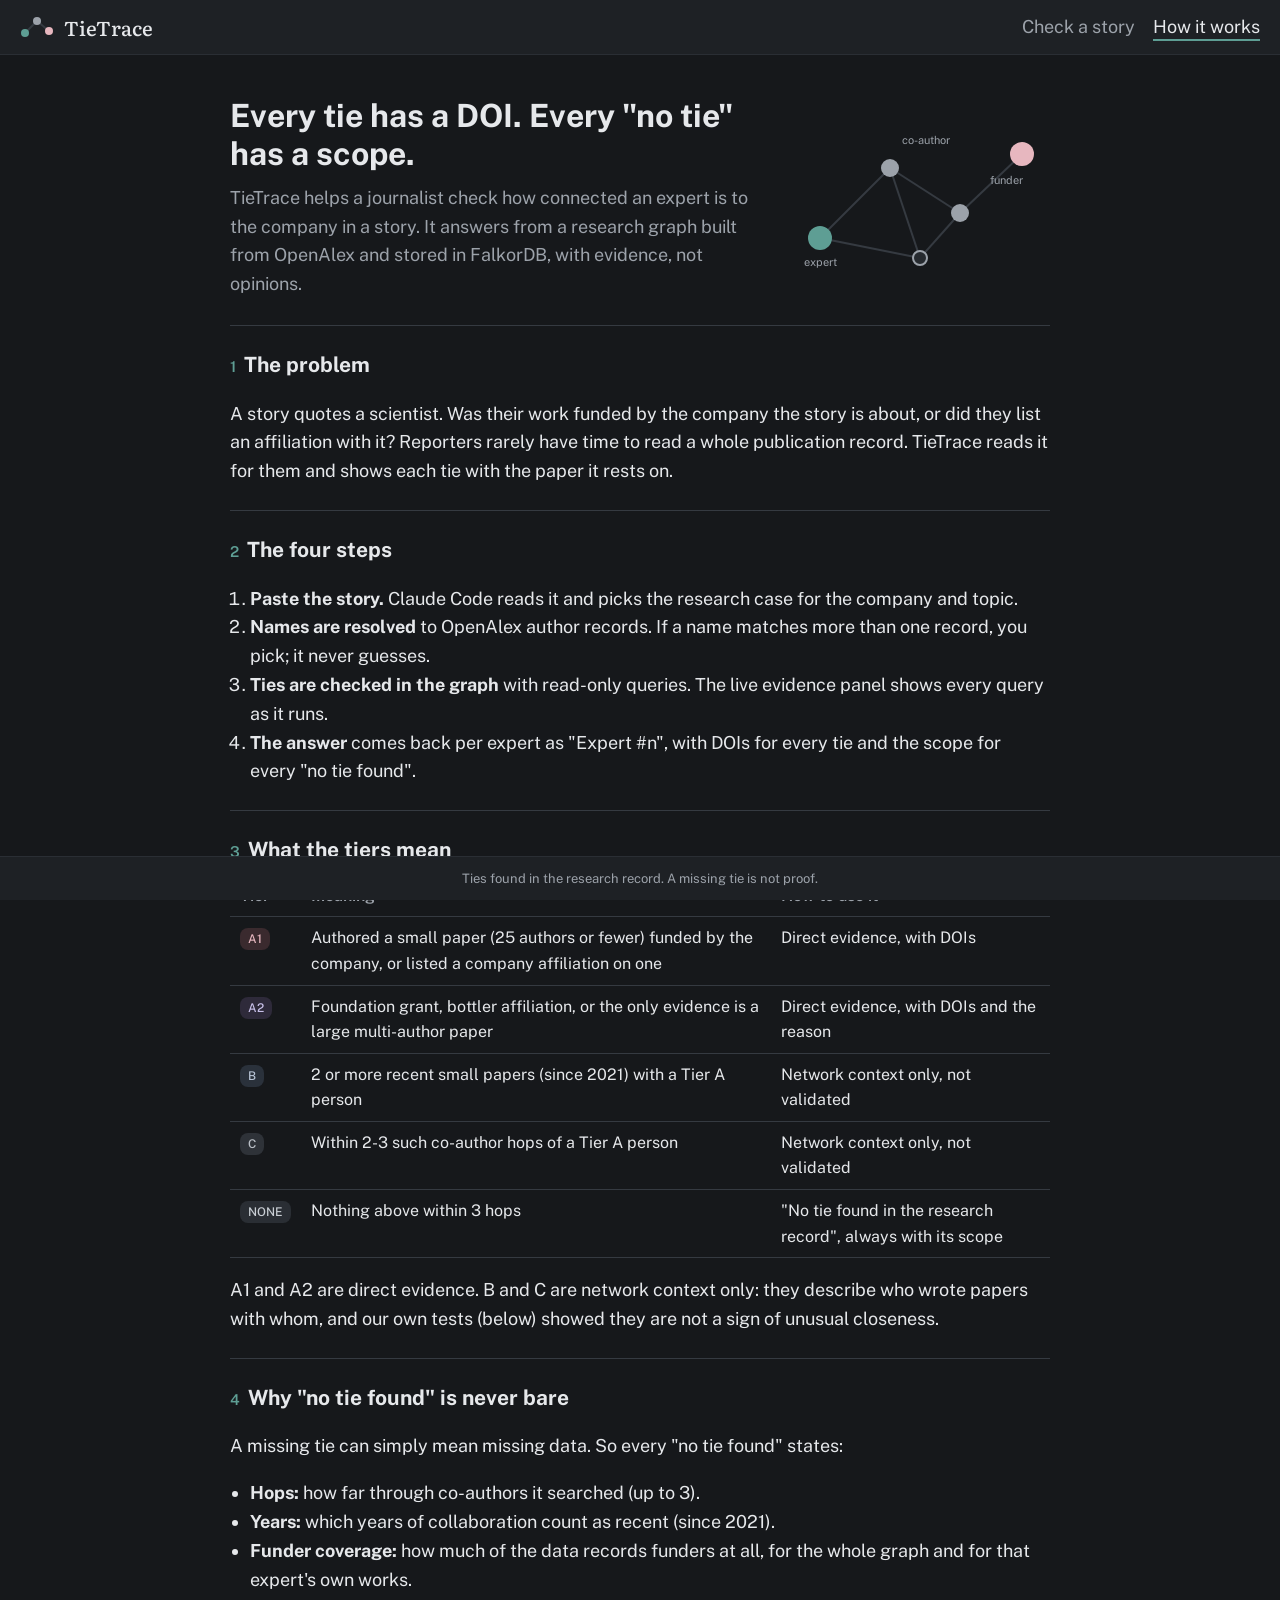
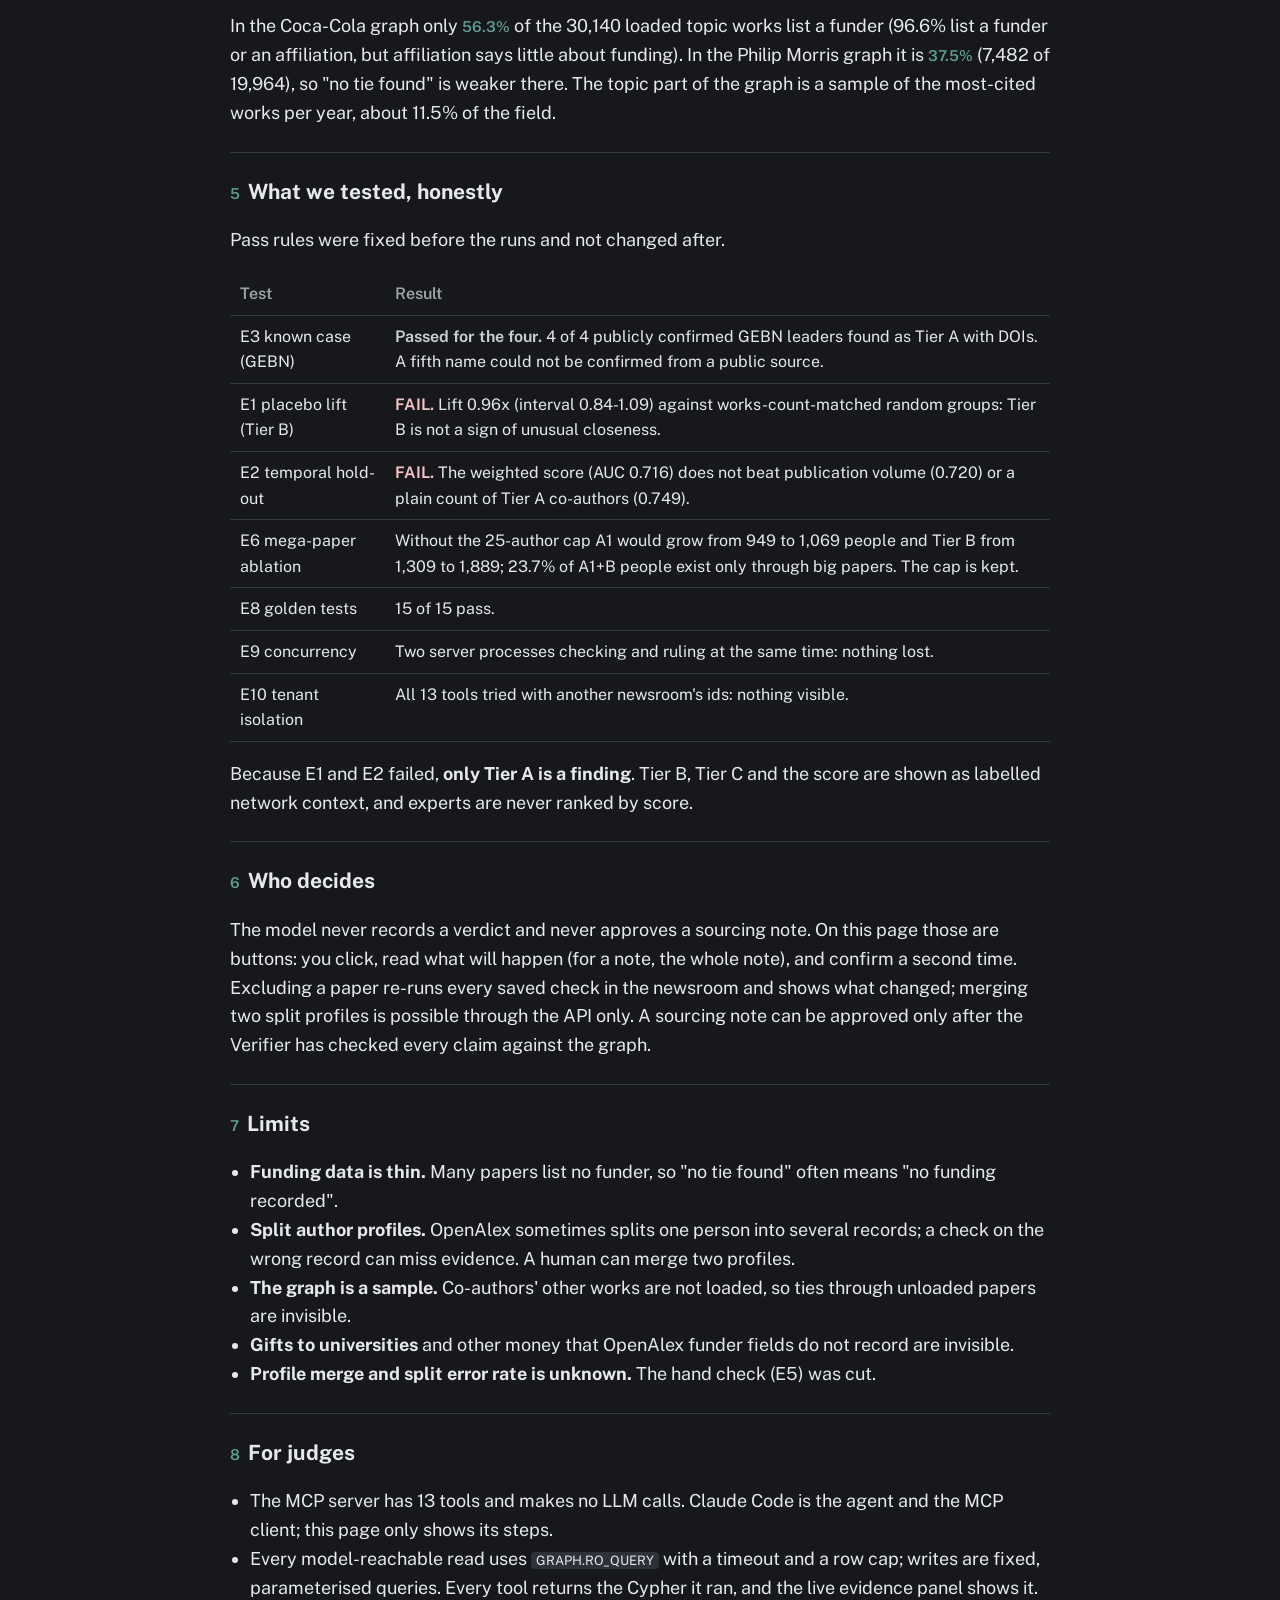
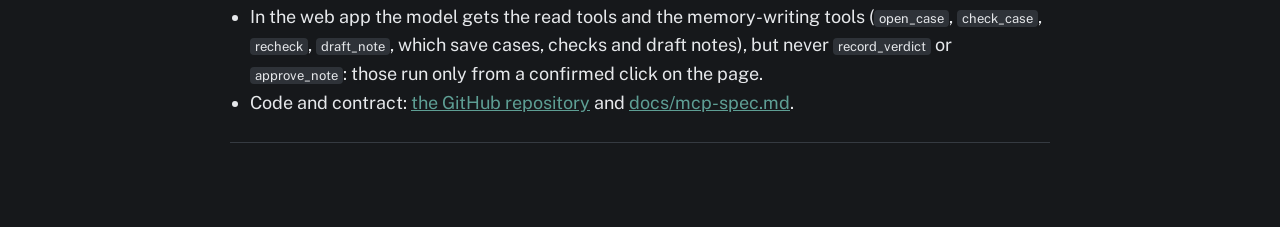
<file: web/static/how.html>
<!doctype html>
<html lang="en">
<head>
<meta charset="utf-8">
<meta name="viewport" content="width=device-width, initial-scale=1">
<title>How TieTrace works</title>
<link rel="preconnect" href="https://fonts.googleapis.com">
<link rel="preconnect" href="https://fonts.gstatic.com" crossorigin>
<link rel="stylesheet" href="https://fonts.googleapis.com/css2?family=Literata:opsz,wght@7..72,500&family=Public+Sans:wght@400;500;600&display=swap">
<link rel="stylesheet" href="style.css">
</head>
<body class="how-page">
<!-- WebApp.md 3.2 (W2). Every number on this page is copied from README.md or eval/results.md; each section's
     comment names the place. tests/test_web.py checks that every number in the visible text appears in one of them. -->
<a class="skip" href="#content">Skip to the content</a>
<header class="top">
  <a class="brand" href="index.html" aria-label="TieTrace home">
    <svg viewBox="0 0 34 24" aria-hidden="true"><line x1="5" y1="18" x2="17" y2="6" stroke="#353A41" stroke-width="2"/><line x1="17" y1="6" x2="29" y2="16" stroke="#353A41" stroke-width="2"/><circle cx="5" cy="18" r="4" fill="#5E9E94"/><circle cx="17" cy="6" r="4" fill="#9CA2AA"/><circle cx="29" cy="16" r="4" fill="#E7B7BF"/></svg>
    TieTrace
  </a>
  <nav aria-label="Main"><a href="index.html">Check a story</a><a href="how.html" aria-current="page">How it works</a></nav>
</header>

<main class="how" id="content">
  <div class="hero">
    <div>
      <h1>Every tie has a DOI. Every "no tie" has a scope.</h1>
      <p>TieTrace helps a journalist check how connected an expert is to the company in a story. It answers from a research graph built from OpenAlex and stored in FalkorDB, with evidence, not opinions.</p>
    </div>
    <svg viewBox="0 0 260 160" role="img" aria-label="A graph: an expert, two co-authors, a paper and the company's funder, joined by edges">
      <g stroke="#353A41" stroke-width="2"><line x1="30" y1="120" x2="100" y2="50"/><line x1="100" y1="50" x2="170" y2="95"/><line x1="170" y1="95" x2="232" y2="36"/><line x1="100" y1="50" x2="130" y2="140"/><line x1="170" y1="95" x2="130" y2="140"/><line x1="30" y1="120" x2="130" y2="140"/></g>
      <circle cx="30" cy="120" r="12" fill="#5E9E94"/><circle cx="100" cy="50" r="9" fill="#9CA2AA"/><circle cx="170" cy="95" r="9" fill="#9CA2AA"/><circle cx="130" cy="140" r="7" fill="#262A2F" stroke="#9CA2AA" stroke-width="2"/><circle cx="232" cy="36" r="12" fill="#E7B7BF"/>
      <g font-family="Public Sans, sans-serif" font-size="11" fill="#9CA2AA"><text x="14" y="148">expert</text><text x="200" y="66">funder</text><text x="112" y="26">co-author</text></g>
    </svg>
  </div>

  <section aria-labelledby="s1">
    <h2 id="s1"><span class="n">1</span>The problem</h2>
    <p>A story quotes a scientist. Was their work funded by the company the story is about, or did they list an affiliation with it? Reporters rarely have time to read a whole publication record. TieTrace reads it for them and shows each tie with the paper it rests on.</p>
  </section>

  <section aria-labelledby="s2">
    <h2 id="s2"><span class="n">2</span>The four steps</h2>
    <ol>
      <li><strong>Paste the story.</strong> Claude Code reads it and picks the research case for the company and topic.</li>
      <li><strong>Names are resolved</strong> to OpenAlex author records. If a name matches more than one record, you pick; it never guesses.</li>
      <li><strong>Ties are checked in the graph</strong> with read-only queries. The live evidence panel shows every query as it runs.</li>
      <li><strong>The answer</strong> comes back per expert as "Expert #n", with DOIs for every tie and the scope for every "no tie found".</li>
    </ol>
  </section>

  <section aria-labelledby="s3">
    <!-- README.md "What it finds" table -->
    <h2 id="s3"><span class="n">3</span>What the tiers mean</h2>
    <table>
      <thead><tr><th scope="col">Tier</th><th scope="col">Meaning</th><th scope="col">How to use it</th></tr></thead>
      <tbody>
        <tr><td><span class="chip A1">A1</span></td><td>Authored a small paper (25 authors or fewer) funded by the company, or listed a company affiliation on one</td><td>Direct evidence, with DOIs</td></tr>
        <tr><td><span class="chip A2">A2</span></td><td>Foundation grant, bottler affiliation, or the only evidence is a large multi-author paper</td><td>Direct evidence, with DOIs and the reason</td></tr>
        <tr><td><span class="chip B">B</span></td><td>2 or more recent small papers (since 2021) with a Tier A person</td><td>Network context only, not validated</td></tr>
        <tr><td><span class="chip C">C</span></td><td>Within 2-3 such co-author hops of a Tier A person</td><td>Network context only, not validated</td></tr>
        <tr><td><span class="chip NONE">NONE</span></td><td>Nothing above within 3 hops</td><td>"No tie found in the research record", always with its scope</td></tr>
      </tbody>
    </table>
    <p>A1 and A2 are direct evidence. B and C are network context only: they describe who wrote papers with whom, and our own tests (below) showed they are not a sign of unusual closeness.</p>
  </section>

  <section aria-labelledby="s4">
    <!-- README.md "Evaluation results" (E7 row, 5f row) and "Honest limits" -->
    <h2 id="s4"><span class="n">4</span>Why "no tie found" is never bare</h2>
    <p>A missing tie can simply mean missing data. So every "no tie found" states:</p>
    <ul>
      <li><strong>Hops:</strong> how far through co-authors it searched (up to 3).</li>
      <li><strong>Years:</strong> which years of collaboration count as recent (since 2021).</li>
      <li><strong>Funder coverage:</strong> how much of the data records funders at all, for the whole graph and for that expert's own works.</li>
    </ul>
    <p>In the Coca-Cola graph only <span class="stat">56.3%</span> of the 30,140 loaded topic works list a funder (96.6% list a funder or an affiliation, but affiliation says little about funding). In the Philip Morris graph it is <span class="stat">37.5%</span> (7,482 of 19,964), so "no tie found" is weaker there. The topic part of the graph is a sample of the most-cited works per year, about 11.5% of the field.</p>
  </section>

  <section aria-labelledby="s5">
    <!-- README.md "Evaluation results" table; full method in eval/results.md -->
    <h2 id="s5"><span class="n">5</span>What we tested, honestly</h2>
    <p>Pass rules were fixed before the runs and not changed after.</p>
    <table>
      <thead><tr><th scope="col">Test</th><th scope="col">Result</th></tr></thead>
      <tbody>
        <tr><td>E3 known case (GEBN)</td><td><span class="pass">Passed for the four.</span> 4 of 4 publicly confirmed GEBN leaders found as Tier A with DOIs. A fifth name could not be confirmed from a public source.</td></tr>
        <tr><td>E1 placebo lift (Tier B)</td><td><span class="fail">FAIL.</span> Lift 0.96x (interval 0.84-1.09) against works-count-matched random groups: Tier B is not a sign of unusual closeness.</td></tr>
        <tr><td>E2 temporal hold-out</td><td><span class="fail">FAIL.</span> The weighted score (AUC 0.716) does not beat publication volume (0.720) or a plain count of Tier A co-authors (0.749).</td></tr>
        <tr><td>E6 mega-paper ablation</td><td>Without the 25-author cap A1 would grow from 949 to 1,069 people and Tier B from 1,309 to 1,889; 23.7% of A1+B people exist only through big papers. The cap is kept.</td></tr>
        <tr><td>E8 golden tests</td><td>15 of 15 pass.</td></tr>
        <tr><td>E9 concurrency</td><td>Two server processes checking and ruling at the same time: nothing lost.</td></tr>
        <tr><td>E10 tenant isolation</td><td>All 13 tools tried with another newsroom's ids: nothing visible.</td></tr>
      </tbody>
    </table>
    <p>Because E1 and E2 failed, <strong>only Tier A is a finding</strong>. Tier B, Tier C and the score are shown as labelled network context, and experts are never ranked by score.</p>
  </section>

  <section aria-labelledby="s6">
    <h2 id="s6"><span class="n">6</span>Who decides</h2>
    <p>The model never records a verdict and never approves a sourcing note. On this page those are buttons: you click, read what will happen (for a note, the whole note), and confirm a second time. Excluding a paper re-runs every saved check in the newsroom and shows what changed; merging two split profiles is possible through the API only. A sourcing note can be approved only after the Verifier has checked every claim against the graph.</p>
  </section>

  <section aria-labelledby="s7">
    <!-- README.md "Honest limits" -->
    <h2 id="s7"><span class="n">7</span>Limits</h2>
    <ul>
      <li><strong>Funding data is thin.</strong> Many papers list no funder, so "no tie found" often means "no funding recorded".</li>
      <li><strong>Split author profiles.</strong> OpenAlex sometimes splits one person into several records; a check on the wrong record can miss evidence. A human can merge two profiles.</li>
      <li><strong>The graph is a sample.</strong> Co-authors' other works are not loaded, so ties through unloaded papers are invisible.</li>
      <li><strong>Gifts to universities</strong> and other money that OpenAlex funder fields do not record are invisible.</li>
      <li><strong>Profile merge and split error rate is unknown.</strong> The hand check (E5) was cut.</li>
    </ul>
  </section>

  <section aria-labelledby="s8">
    <!-- README.md "The 13 tools" and "How it works" -->
    <h2 id="s8"><span class="n">8</span>For judges</h2>
    <ul>
      <li>The MCP server has 13 tools and makes no LLM calls. Claude Code is the agent and the MCP client; this page only shows its steps.</li>
      <li>Every model-reachable read uses <code>GRAPH.RO_QUERY</code> with a timeout and a row cap; writes are fixed, parameterised queries. Every tool returns the Cypher it ran, and the live evidence panel shows it.</li>
      <li>In the web app the model gets the read tools and the memory-writing tools (<code>open_case</code>, <code>check_case</code>, <code>recheck</code>, <code>draft_note</code>, which save cases, checks and draft notes), but never <code>record_verdict</code> or <code>approve_note</code>: those run only from a confirmed click on the page.</li>
      <li>Code and contract: <a href="https://github.com/Aaryan-Degama/TieTrace">the GitHub repository</a> and <a href="https://github.com/Aaryan-Degama/TieTrace/blob/main/docs/mcp-spec.md">docs/mcp-spec.md</a>.</li>
    </ul>
  </section>
</main>

<footer class="foot">Ties found in the research record. A missing tie is not proof.</footer>
</body>
</html>
</file>
<file: web/static/style.css>
/* TieTrace web app (WebApp.md W1). Dark, calm, chat-style layout; plain CSS, no build step. */
:root {
  /* graphite + verdigris (Aaryan, Oct 18). */
  --bg: #16181B;
  --side: #1E2125;
  --panel: #262A2F;
  --panel-2: #2E3238;
  --line: #353A41;
  --line-soft: #2A2E34;
  --text: #E6E8EB;
  --muted: #9CA2AA;
  --body2: #B9BEC5;
  --accent: #5E9E94;
  --accent-hover: #73B3A9;
  --on-accent: #16181B;
  --ok: #8CC2A8; --ok-bg: #1F2E29; --ok-fg: #BFDCCD; --ok-line: #355247;
  --bad: #E0989B; --err-bg: #36262A; --err-fg: #F0C2C4; --err-line: #5A3B40;
  --mono: "JetBrains Mono", ui-monospace, "SFMono-Regular", Menlo, Consolas, monospace;
  --sans: "Public Sans", system-ui, -apple-system, "Segoe UI", Roboto, Arial, sans-serif;
  --display: "Literata", Georgia, "Times New Roman", serif;
  --a1-bg: #3A2A2E; --a1-fg: #E7B7BF;
  --a2-bg: #2E2A3A; --a2-fg: #C9C1EA;
  --b-bg: #2A313B;  --b-fg: #B8C4D6;
  --c-bg: #2E3238;  --c-fg: #B9BEC5;
  --none-bg: #2A2E34; --none-fg: #C9CED4;
  /* WCAG AA (4.5:1) pairs checked with the WCAG 2 formula: text on bg/panel/panel-2; muted and body2 on bg, side,
     panel and panel-2; on-accent on accent and accent-hover; accent on bg, side and panel; each chip fg on its bg;
     ok-fg on ok-bg; err-fg on err-bg; ok and bad on panel. All pass. */
}

* { box-sizing: border-box; }
html, body { margin: 0; }
body { background: var(--bg); color: var(--text); font: 18px/1.6 var(--sans); }
a { color: var(--accent); }
a:focus-visible, button:focus-visible, textarea:focus-visible, input:focus-visible, select:focus-visible, summary:focus-visible {
  outline: 2px solid var(--accent); outline-offset: 2px;
}
.skip { position: absolute; left: -999px; }
.skip:focus { left: 16px; top: 8px; background: var(--panel); padding: 6px 10px; z-index: 30; }
.lp-sr, .composer > label[for="story"] { position: absolute; width: 1px; height: 1px; overflow: hidden; clip: rect(0 0 0 0); white-space: nowrap; }
[hidden] { display: none !important; }
svg[viewBox="0 0 20 20"] { stroke: currentColor; fill: none; stroke-width: 1.5; stroke-linecap: round; stroke-linejoin: round; }

button {
  font: inherit; color: var(--text); background: var(--panel-2); border: 1px solid var(--line);
  border-radius: var(--r-btn, 10px); padding: 7px 12px; cursor: pointer;
}
button:hover { border-color: #4A5059; }
button.primary { background: var(--accent); color: var(--on-accent); border-color: var(--accent); font-weight: 600; }
button.primary:hover { background: var(--accent-hover); }
button.danger { border-color: var(--err-line); }
button:disabled { opacity: .55; cursor: not-allowed; }
textarea, input[type="text"], input[type="password"], input[type="search"], select {
  width: 100%; font: inherit; color: var(--text); background: var(--panel); border: 1px solid var(--line);
  border-radius: 10px; padding: 9px 10px;
}
.linkish { background: none; border: 0; padding: 0; color: var(--accent-hover); text-decoration: underline; font-size: inherit; }
.icon-btn { display: inline-grid; place-items: center; width: 42px; height: 42px; padding: 0; background: transparent; border: 0; color: var(--muted); border-radius: 8px; flex: none; }
.icon-btn:hover { background: var(--panel-2); color: var(--text); }
.icon-btn svg { width: 26px; height: 26px; }
code { font: 13px var(--sans); background: var(--panel-2); padding: 1px 5px; border-radius: 4px; }
.status { color: var(--muted); font-size: 15px; }

/* ---------- shell: sidebar | main | evidence ---------- */
.app { display: flex; height: 100vh; height: 100dvh; overflow: hidden; }
.sb {
  width: 300px; flex: none; display: flex; flex-direction: column; gap: 4px; padding: 10px 10px 12px;
  background: var(--side); border-right: 1px solid var(--line-soft); overflow-y: auto;
}
body.sb-collapsed .sb { display: none; }
.sb-top { display: flex; align-items: center; gap: 8px; padding: 2px 4px 8px; }
.wordmark { font: 500 28px/1 var(--display); color: var(--text); text-decoration: none; letter-spacing: -.01em; }
.sb-search { position: relative; margin: 0 2px 6px; }
.sb-search svg { position: absolute; left: 10px; top: 50%; width: 16px; height: 16px; transform: translateY(-50%); color: var(--muted); }
.sb-search input { padding: 8px 10px 8px 34px; border-radius: 10px; background: var(--bg); border-color: var(--line-soft); font-size: 16px; }
.new-check {
  display: flex; align-items: center; gap: 10px; width: 100%; margin: 2px 0 8px; padding: 9px 12px; border-radius: 10px;
  background: var(--panel-2); border: 1px solid var(--line); font-weight: 600; text-align: left;
}
.new-check svg { width: 18px; height: 18px; padding: 2px; border-radius: 50%; background: var(--accent); color: var(--on-accent); stroke-width: 2.2; }
.new-check:hover { background: var(--panel); }
.sb-nav { display: grid; gap: 1px; margin-bottom: 10px; }
.sb-nav a, .sb-nav summary {
  display: flex; align-items: center; gap: 10px; padding: 7px 12px; border-radius: 8px; color: var(--body2);
  text-decoration: none; font-size: 16px; cursor: pointer; list-style: none;
}
.sb-nav summary::-webkit-details-marker { display: none; }
.sb-nav svg { width: 18px; height: 18px; color: var(--muted); flex: none; }
.sb-nav a:hover, .sb-nav summary:hover { background: var(--panel); color: var(--text); }
.sb-cases .example { display: block; width: calc(100% - 28px); margin: 2px 0 2px 28px; padding: 6px 12px; text-align: left; font-size: 15px; background: transparent; border: 0; color: var(--body2); border-radius: 8px; }
.sb-cases .example:hover { background: var(--panel); color: var(--text); }
.sb-head { margin: 10px 12px 4px; font: 500 13px var(--sans); color: var(--muted); }
.recents { list-style: none; margin: 0; padding: 0; display: grid; gap: 1px; }
.recents li { position: relative; display: flex; align-items: center; border-radius: 8px; }
.recents li:hover, .recents li:focus-within { background: var(--panel); }
.recents li[aria-current="true"] { background: var(--panel-2); }
.recents .open {
  flex: 1; min-width: 0; display: block; width: 100%; padding: 7px 36px 7px 12px; background: none; border: 0; border-radius: 8px; text-align: left;
  font-size: 16px; color: var(--body2); white-space: nowrap; overflow: hidden; text-overflow: ellipsis;
}
.recents li[aria-current="true"] .open { color: var(--text); }
.recents .del { position: absolute; right: 4px; top: 50%; transform: translateY(-50%); width: 28px; height: 28px; padding: 0; font-size: 18px; background: none; border: 0; color: var(--muted); opacity: 0; }
.recents li:hover .del, .recents .del:focus-visible { opacity: 1; }
.recents .del:hover { color: var(--err-fg); }
@media (hover: none) { .recents .del { opacity: 1; } }
.sb-empty { margin: 2px 12px; font-size: 15px; color: var(--muted); }
.sb-foot { margin-top: auto; padding: 14px 12px 0; font-size: 14px; line-height: 17px; color: var(--muted); }
.sb-foot p { margin: 0 0 6px; }
.scrim { display: none; }

.main { flex: 1; min-width: 0; display: flex; flex-direction: column; position: relative; overflow: hidden; }
.topbar { display: flex; align-items: center; gap: 8px; padding: 10px 14px; flex: none; }
.top-title { flex: 1; min-width: 0; font-size: 19px; color: var(--body2); white-space: nowrap; overflow: hidden; text-overflow: ellipsis; }
#sb-open { visibility: hidden; }
body.sb-collapsed #sb-open { visibility: visible; }

/* thread: a centred column */
.thread { flex: 1; overflow-y: auto; padding: 8px 20px 24px; }
.thread > * { max-width: 960px; margin-left: auto; margin-right: auto; }
.greet { display: flex; align-items: center; justify-content: center; gap: 14px; }
.greet h1 { margin: 0; font: 400 clamp(34px, 4.8vw, 46px)/1.2 var(--display); letter-spacing: -.02em; text-align: center; }
.greet .lp-logo { flex: none; }
.dock { flex: none; padding: 0 20px 10px; }
.dock > * { max-width: 960px; margin-left: auto; margin-right: auto; }

/* empty state: the greeting and composer centred; Abdul's sections are in the About panel */
body.is-empty .main { overflow-y: auto; }
body.is-empty .thread { flex: none; overflow: visible; padding-top: max(40px, calc(36vh - 90px)); padding-bottom: 28px; }
body.is-empty .dock > * { max-width: 1100px; }
.chips { display: none; }
body.is-empty .chips { display: flex; flex-wrap: wrap; align-items: center; justify-content: center; gap: 8px; margin-top: 14px; font-size: 15px; color: var(--muted); }
.chips .example { padding: 5px 12px; border-radius: 8px; font-size: 15px; background: transparent; border-color: var(--line); color: var(--body2); }
.chips .example:hover { background: var(--panel); color: var(--text); }

/* composer */
.composer {
  background: var(--panel); border: 1px solid var(--line); border-radius: 18px; padding: 14px 14px 10px 18px;
  display: grid; gap: 8px;
}
.composer:focus-within { border-color: #4A5059; outline: 2px solid var(--accent); outline-offset: 2px; }
.composer textarea {
  background: transparent; border: 0; padding: 4px 0; outline: 0; resize: none; font-size: 18px; line-height: 27px;
  min-height: 52px; max-height: 40vh; field-sizing: content;
}
body.is-empty .composer textarea { min-height: 76px; }
.c-row { display: flex; align-items: center; justify-content: space-between; gap: 10px; }
.provider { display: flex; align-items: center; gap: 10px; min-width: 0; flex-wrap: wrap; }
.provider select { width: auto; max-width: 240px; padding: 5px 8px; font-size: 15px; color: var(--body2); background: transparent; border-color: var(--line-soft); border-radius: 8px; }
.provider .linkish { font-size: 14.5px; }
.send { width: 36px; height: 36px; padding: 0; display: grid; place-items: center; flex: none; border-radius: 10px; background: var(--accent); border-color: var(--accent); color: var(--on-accent); }
.send:hover { background: var(--accent-hover); }
.send svg { width: 18px; height: 18px; stroke-width: 2.2; }
.keybox { display: grid; gap: 4px; font-size: 15px; color: var(--muted); }
.keybox input { background: var(--bg); padding: 7px 10px; }
.notice { margin: 0; color: var(--muted); font-size: 14px; }
.dock .status { margin: 6px 4px 0; min-height: 0; text-align: center; }
.dock .status:empty { display: none; }
.disclaimer { margin-top: 8px; text-align: center; font-size: 14px; color: var(--muted); }

/* messages */
.msg { margin-top: 0; margin-bottom: 16px; }
.msg.user {
  width: fit-content; max-width: min(85%, 720px); margin-left: auto; margin-right: 0; background: var(--panel-2);
  border-radius: 16px; padding: 10px 16px; white-space: pre-wrap; overflow-wrap: anywhere; line-height: 24px;
}
.thread > .msg.user { margin-right: max(0px, calc((100% - 960px) / 2)); }
.msg.reply { color: var(--body2); line-height: 26px; overflow-wrap: anywhere; }
.msg.reply strong { color: var(--text); }
.msg.reply p { margin: 0 0 10px; white-space: pre-wrap; }
.msg.reply ul, .msg.reply ol { margin: 0 0 10px; padding-left: 22px; }
.msg.reply li { margin: 2px 0; }
.msg.error { background: var(--err-bg); color: var(--err-fg); border-radius: 10px; padding: 10px 12px; }

.cards { display: grid; gap: 10px; margin: 8px 0; }
.cards:empty { display: none; }
.card { background: var(--panel); border: 1px solid var(--line-soft); border-radius: 14px; padding: 16px 18px; }
.card h3 { margin: 0 0 6px; font: 600 16px var(--sans); display: flex; align-items: center; gap: 8px; flex-wrap: wrap; color: var(--text); }
.card .basis { color: var(--muted); font-size: 15px; margin: 0 0 6px; }
.card ul { margin: 6px 0 0; padding-left: 18px; }
.card li { margin: 3px 0; font-size: 16px; }
.card .meta { color: var(--muted); }
/* evidence rows: text left, the Exclude button right on the same line (Aaryan, Oct 18) */
.card ul:has(> li.ev) { list-style: none; padding-left: 0; }
.card li.ev { display: flex; flex-wrap: wrap; align-items: center; gap: 6px 16px; padding: 8px 0; border-bottom: 1px solid var(--line-soft); margin: 0; }
.card li.ev:last-child { border-bottom: 0; }
.card li.ev .ev-text { flex: 1 1 320px; min-width: 0; text-align: left; overflow-wrap: anywhere; }
.card li.ev > button { flex: none; margin-left: auto; white-space: nowrap; }
.card li.ev > form, .card li.ev > .reviewer-form, .card li.ev > :not(.ev-text):not(button) { flex-basis: 100%; }
.scope { font-size: 15px; background: var(--none-bg); color: var(--none-fg); border: 1px solid var(--line); border-radius: 8px; padding: 8px 10px; margin-top: 8px; }
.chip { display: inline-block; font: 500 12px/1 var(--sans); padding: 5px 8px; border-radius: 8px; }
.chip.A1 { background: var(--a1-bg); color: var(--a1-fg); }
.chip.A2 { background: var(--a2-bg); color: var(--a2-fg); }
.chip.B { background: var(--b-bg); color: var(--b-fg); }
.chip.C { background: var(--c-bg); color: var(--c-fg); }
.chip.NONE { background: var(--none-bg); color: var(--none-fg); }
.chip.ERR { background: var(--err-bg); color: var(--err-fg); }

.inline-form { display: grid; gap: 6px; margin-top: 8px; padding: 10px; border: 1px dashed var(--line); border-radius: 8px; }
.inline-form .row { display: flex; gap: 8px; flex-wrap: wrap; }
.confirm-text { color: var(--a2-fg); font-size: 16px; margin: 0; }
pre.md { white-space: pre-wrap; background: var(--bg); border: 1px solid var(--line); border-radius: 10px; padding: 10px; font: 13px/1.55 var(--sans); max-height: 360px; overflow: auto; }
.picker fieldset { border: 1px solid var(--line); border-radius: 12px; padding: 10px 14px; margin: 0 0 10px; }
.picker legend { padding: 0 4px; font-weight: 600; color: var(--text); }
.picker label { display: block; padding: 4px 0; }

.msg.auth { background: var(--panel); border: 1px solid var(--line); border-radius: 12px; padding: 12px 14px; margin-top: 8px; }
.msg.auth ol { margin: 8px 0 8px 18px; padding: 0; }
.msg.auth .row { display: flex; gap: 8px; flex-wrap: wrap; margin: 10px 0 6px; }

/* evidence panel (toggled from the top-right icon) */
.evidence { width: 400px; flex: none; display: flex; flex-direction: column; min-height: 0; background: var(--side); border-left: 1px solid var(--line-soft); }
.pane-head { display: flex; align-items: flex-start; justify-content: space-between; gap: 8px; padding: 16px 16px 0 20px; }
.pane-head h2 { margin: 0; font: 600 17px var(--sans); }
.pane-sub { margin: 4px 20px 10px; color: var(--muted); font-size: 15px; }
.kicker { margin: 0 0 4px; font: 500 13px var(--sans); color: var(--muted); }
.evidence .scroll { flex: 1; overflow-y: auto; padding: 6px 20px 16px; }
.steps { list-style: none; margin: 0; padding: 0; display: grid; gap: 10px; }
.step { border: 1px solid var(--line-soft); border-radius: 12px; padding: 10px 12px; background: var(--panel); }
.step .name { font: 600 13px var(--sans); color: var(--text); }
.step .state { font: 400 13px var(--sans); color: var(--muted); margin-left: 6px; }
.step.failed .state { color: var(--err-fg); }
.step .line { font-size: 14.5px; color: var(--muted); margin: 4px 0 0; }
.step details { margin-top: 6px; }
.step summary { cursor: pointer; font-size: 14.5px; color: var(--muted); }
pre.cypher {
  margin: 6px 0 0; padding: 8px 10px; background: var(--bg); border: 1px solid var(--line); border-radius: 6px;
  font: 12px/1.5 var(--mono); color: #D4D8DD; white-space: pre-wrap; word-break: break-word;
}
.empty { color: var(--muted); font-size: 16px; }
.protocol { border-top: 1px solid var(--line-soft); padding: 12px 20px 14px; font-size: 15px; color: var(--body2); }
.protocol ol { margin: 0; padding-left: 18px; }
.protocol strong { color: var(--text); }
@media (prefers-reduced-motion: no-preference) {
  .dots i { animation: pulse 1.2s ease-in-out infinite; }
  .dots i:nth-child(2) { animation-delay: .2s; }
  .dots i:nth-child(3) { animation-delay: .4s; }
  @keyframes pulse { 0%, 100% { opacity: .3; transform: scale(.8); } 50% { opacity: 1; transform: scale(1); } }
  button.busy::before { animation: spin .8s linear infinite; }
  @keyframes spin { to { transform: rotate(360deg); } }
  .msg.progress { animation: fade-in .2s ease-out; }
  @keyframes fade-in { from { opacity: 0; } }
  .evidence { animation: slide-in .18s ease-out; }
  @keyframes slide-in { from { transform: translateX(24px); opacity: 0; } }
}

/* boundaries box (empty state, below the fold) */
.bounds { width: 100%; max-width: 896px; background: var(--side); border: 1px solid var(--line); border-radius: 12px; padding: 14px 16px 16px; text-align: left; }
.bounds .cols { display: grid; grid-template-columns: 1fr 1fr; gap: 12px; }
.bounds h3 { margin: 0 0 6px !important; font: 600 14px/20px var(--sans); }
.bounds ul { margin: 0; padding-left: 18px; font-size: 15px; line-height: 20px; }
.bounds .est, .bounds .not { border-radius: 6px; padding: 10px 12px; }
.bounds .est { background: var(--ok-bg); border: 1px solid var(--ok-line); } .bounds .est h3 { color: var(--ok); } .bounds .est ul { color: var(--ok-fg); }
.bounds .not { background: var(--err-bg); border: 1px solid var(--err-line); } .bounds .not h3 { color: var(--bad); } .bounds .not ul { color: var(--body2); }

/* narrow screens: the sidebar and the evidence panel become drawers */
@media (max-width: 900px) {
  .sb { position: fixed; inset: 0 auto 0 0; z-index: 20; width: min(300px, 86vw); transform: translateX(-100%); transition: transform .2s ease; }
  body.sb-open .sb { transform: none; }
  body.sb-open .scrim { display: block; position: fixed; inset: 0; z-index: 15; background: rgba(0,0,0,.5); }
  body.sb-collapsed .sb { display: flex; }
  #sb-open { visibility: visible; }
  .evidence { position: fixed; inset: 0 0 0 auto; z-index: 18; width: min(400px, 92vw); border-left: 1px solid var(--line); }
  .thread, .dock { padding-left: 16px; padding-right: 16px; }
  .bounds .cols { grid-template-columns: 1fr; }
  .greet { flex-direction: column; gap: 10px; }
  .provider select { max-width: 170px; }
}

/* ---------- How It Works page ---------- */
body.how-page { padding-bottom: 44px; }
.top { display: flex; align-items: center; justify-content: space-between; gap: 16px; padding: 12px 20px; border-bottom: 1px solid var(--line-soft); background: var(--side); }
.brand { display: flex; align-items: center; gap: 10px; color: var(--text); text-decoration: none; font: 500 20px var(--display); }
.brand svg { width: 34px; height: 24px; }
.top nav a { color: var(--muted); text-decoration: none; margin-left: 18px; }
.top nav a:hover { color: var(--text); }
.top nav a[aria-current="page"] { color: var(--text); border-bottom: 2px solid var(--accent); padding-bottom: 2px; }
.how { max-width: 860px; margin: 0 auto; padding: 24px 20px 40px; }
.hero { display: grid; grid-template-columns: 1fr 260px; gap: 24px; align-items: center; padding: 18px 0 26px; border-bottom: 1px solid var(--line); }
.hero h1 { font-family: var(--sans); font-size: 32px; line-height: 1.2; margin: 0 0 10px; }
.hero p { color: var(--muted); margin: 0; }
.hero svg { width: 100%; height: auto; }
.how section { padding: 22px 0 6px; border-bottom: 1px solid var(--line); }
.how h2 { font-size: 21px; margin: 0 0 8px; }
.how h2 .n { font: 600 15px var(--sans); color: var(--accent); margin-right: 8px; }
.how ol, .how ul { padding-left: 20px; }
.how table { width: 100%; border-collapse: collapse; font-size: 16px; margin: 8px 0 14px; }
.how th, .how td { text-align: left; padding: 8px 10px; border-bottom: 1px solid var(--line); vertical-align: top; }
.how th { color: var(--muted); font-weight: 600; }
.how .stat { font: 600 15px var(--sans); color: var(--accent); }
.fail { color: var(--err-fg); font-weight: 650; }
.pass { color: var(--none-fg); font-weight: 650; }
.foot {
  position: fixed; left: 0; right: 0; bottom: 0; height: 44px; display: flex; align-items: center; justify-content: center;
  background: var(--side); border-top: 1px solid var(--line-soft); color: var(--muted); font: 400 13px var(--sans); padding: 0 16px; text-align: center;
}
@media (max-width: 900px) {
  .hero { grid-template-columns: 1fr; }
  .hero svg { max-width: 260px; }
  .top { padding: 10px 16px; }
  .top nav a { margin-left: 12px; }
  .how table { display: block; overflow-x: auto; }
}

/* ---------- create-a-case wizard (Aaryan, Oct 18) ---------- */
.sb-link { display: flex; align-items: center; gap: 10px; width: 100%; padding: 7px 12px; border: 0; border-radius: 8px; background: transparent; color: var(--body2); font-size: 16px; text-align: left; }
.sb-link svg { width: 18px; height: 18px; color: var(--muted); flex: none; }
.sb-link:hover { background: var(--panel); color: var(--text); }
body.wiz-on .thread, body.wiz-on .dock { display: none; }
.wizard { flex: 1; overflow-y: auto; padding: 16px 20px 40px; }
.wizard > * { max-width: 960px; margin-left: auto; margin-right: auto; }
.wizard h1 { font: 600 24px var(--sans); margin: 12px auto 4px; }
.wz-sub { color: var(--muted); margin-top: 0; }
.wz-step { display: grid; gap: 6px; margin-top: 18px; padding: 16px 18px; background: var(--panel); border: 1px solid var(--line-soft); border-radius: 14px; }
.wz-step h2 { margin: 0 0 4px; font: 600 16px var(--sans); }
.wz-step h3 { margin: 10px 0 0; font: 600 15px var(--sans); }
.wz-step .row, .wz-row { display: flex; gap: 10px; flex-wrap: wrap; align-items: end; margin-top: 6px; }
.wz-row > span { display: grid; gap: 4px; }
.wz-step input[type="number"] { width: 8em; padding: 8px 10px; background: var(--bg); color: var(--text); border: 1px solid var(--line); border-radius: 8px; font: inherit; }
.wz-cand { display: grid; grid-template-columns: auto 1fr auto; gap: 4px 10px; align-items: start; padding: 8px 0; border-top: 1px solid var(--line-soft); }
.wz-cand small { display: block; color: var(--muted); font-size: 14px; overflow-wrap: anywhere; }
.wz-cand select { width: auto; }
.wz-step dl { display: grid; grid-template-columns: max-content 1fr; gap: 4px 14px; margin: 0; }
.wz-step dt { color: var(--muted); }
.wz-step dd { margin: 0; }

/* Public demo banner (TIETRACE_PUBLIC=1; Aaryan, Oct 18) */
.public-banner { margin: 0; padding: 6px 14px; font-size: 15px; text-align: center; color: var(--body2); background: var(--panel); border-bottom: 1px solid var(--line); }

/* About TieTrace panel: a modal <dialog> opened from the bottom-left of the sidebar (Aaryan, Oct 18) */
.about-btn { margin: 0 0 10px; color: var(--text); }
.about {
  width: min(1100px, 100vw - 32px); max-width: none; height: calc(100dvh - 32px); max-height: none; margin: 16px auto; padding: 0;
  background: var(--bg); color: var(--text); border: 1px solid var(--line); border-radius: 18px; overflow-y: auto; overscroll-behavior: contain;
}
.about::backdrop { background: rgba(10, 11, 13, .6); }
.about-head {
  position: sticky; top: 0; z-index: 1; display: flex; align-items: center; justify-content: space-between; gap: 12px;
  padding: 14px 20px; background: var(--bg); border-bottom: 1px solid var(--line-soft);
}
.about-head h2 { margin: 0; font: 600 15px var(--sans); }
@media (max-width: 600px) { .about { width: 100vw; height: 100dvh; margin: 0; border-radius: 0; border: 0; } }

/* progress row in the thread while a check runs (Aaryan, Oct 18). Without motion the dots stay still; the text still updates. */
.dots { display: inline-flex; gap: 4px; align-items: center; vertical-align: middle; }
.dots i { width: 6px; height: 6px; border-radius: 50%; background: var(--accent); opacity: .7; }
.msg.progress { color: var(--body2); font-size: 16px; }
.pg-head { display: flex; align-items: center; gap: 10px; }
.pg-secs { color: var(--muted); font-size: 14.5px; }
.pg-done { list-style: none; margin: 6px 0 0 28px; padding: 0; font-size: 14.5px; color: var(--muted); }
.pg-done .tick { color: var(--ok); margin-right: 6px; }
.pg-done .failed .tick { color: var(--bad); }
.sr-only { position: absolute; width: 1px; height: 1px; overflow: hidden; clip: rect(0 0 0 0); white-space: nowrap; }
button.busy::before { content: ""; display: inline-block; width: 12px; height: 12px; margin-right: 6px; vertical-align: -2px;
  border: 2px solid currentColor; border-right-color: transparent; border-radius: 50%; }
button.busy:disabled { opacity: .8; cursor: progress; }
.send.busy::before { margin: 0; }
.send.busy svg { display: none; }

/* Case graph: a modal <dialog> drawn from this check's expert results only (Aaryan, Oct 18) */
.g-head-btns { display: flex; align-items: center; gap: 8px; }
.graph-dlg { display: none; overflow: hidden; }
.graph-dlg[open] { display: flex; flex-direction: column; }
.g-body { flex: 1; min-height: 0; display: grid; grid-template-columns: minmax(0, 1fr) 320px; }
.g-wrap { overflow: auto; overscroll-behavior: contain; }
#graph-svg { display: block; width: 100%; height: auto; }
.g-side { overflow-y: auto; padding: 16px 20px; border-left: 1px solid var(--line-soft); background: var(--side); font-size: 16px; }
.g-side h3 { margin: 0 0 10px; font: 600 17px var(--sans); overflow-wrap: anywhere; }
.g-side dl { display: grid; grid-template-columns: max-content minmax(0, 1fr); gap: 6px 12px; margin: 0; }
.g-side dt { color: var(--muted); }
.g-side dd { margin: 0; color: var(--body2); overflow-wrap: anywhere; }
.g-note { margin: 14px 0 0; color: var(--muted); font-size: 14.5px; }
.g-bg { fill: transparent; }
.ge { stroke: var(--line); stroke-width: 2; }
.ge.hub { stroke: var(--line-soft); stroke-dasharray: 4 6; }
.ge.fund { stroke: var(--accent); }
.ge.aff { stroke: var(--b-fg); stroke-dasharray: 7 5; }
.ge.thin { stroke-width: 1.25; opacity: .8; }
.gl, .gn text { font-family: var(--sans); paint-order: stroke; stroke: var(--bg); stroke-width: 5px; stroke-linejoin: round; }
.gl { font-size: 15px; fill: var(--body2); text-anchor: middle; }
.gn { cursor: pointer; outline: none; }
.gn circle { fill: var(--panel-2); stroke: var(--line); stroke-width: 2; }
.gn text { font-size: 18px; font-weight: 600; fill: var(--text); text-anchor: middle; }
.gn text.sub { font-size: 15px; font-weight: 400; fill: var(--muted); }
.gn.paper text { text-anchor: start; font-size: 16px; font-weight: 500; }
.gn.paper text.sub { font-size: 14px; }
.gn.case circle { fill: var(--panel); stroke: var(--accent); stroke-width: 3; }
.gn.via circle { fill: var(--panel); stroke: var(--accent); }
.gn.paper circle { fill: var(--accent); stroke: var(--bg); }
.gn.t-A1 circle { fill: var(--a1-bg); stroke: var(--a1-fg); }
.gn.t-A2 circle { fill: var(--a2-bg); stroke: var(--a2-fg); }
.gn.t-B circle { fill: var(--b-bg); stroke: var(--b-fg); }
.gn.t-C circle { fill: var(--c-bg); stroke: var(--c-fg); }
.gn.t-NONE circle { fill: var(--none-bg); stroke: var(--muted); stroke-dasharray: 4 4; }
.gn:hover circle, .gn.sel circle { stroke-width: 4; }
.gn:focus-visible circle { stroke: var(--accent-hover); stroke-width: 5; }
.gn.paper:hover text:first-of-type, .gn.paper:focus-visible text:first-of-type { text-decoration: underline; }
@media (prefers-reduced-motion: no-preference) {
  .g-layer { animation: g-in .22s ease-out; }
  @keyframes g-in { from { opacity: 0; } }
}
@media (max-width: 760px) {
  .g-body { grid-template-columns: 1fr; grid-template-rows: minmax(0, 1fr) auto; }
  .g-side { border-left: 0; border-top: 1px solid var(--line-soft); max-height: 38vh; }
}
</file>
